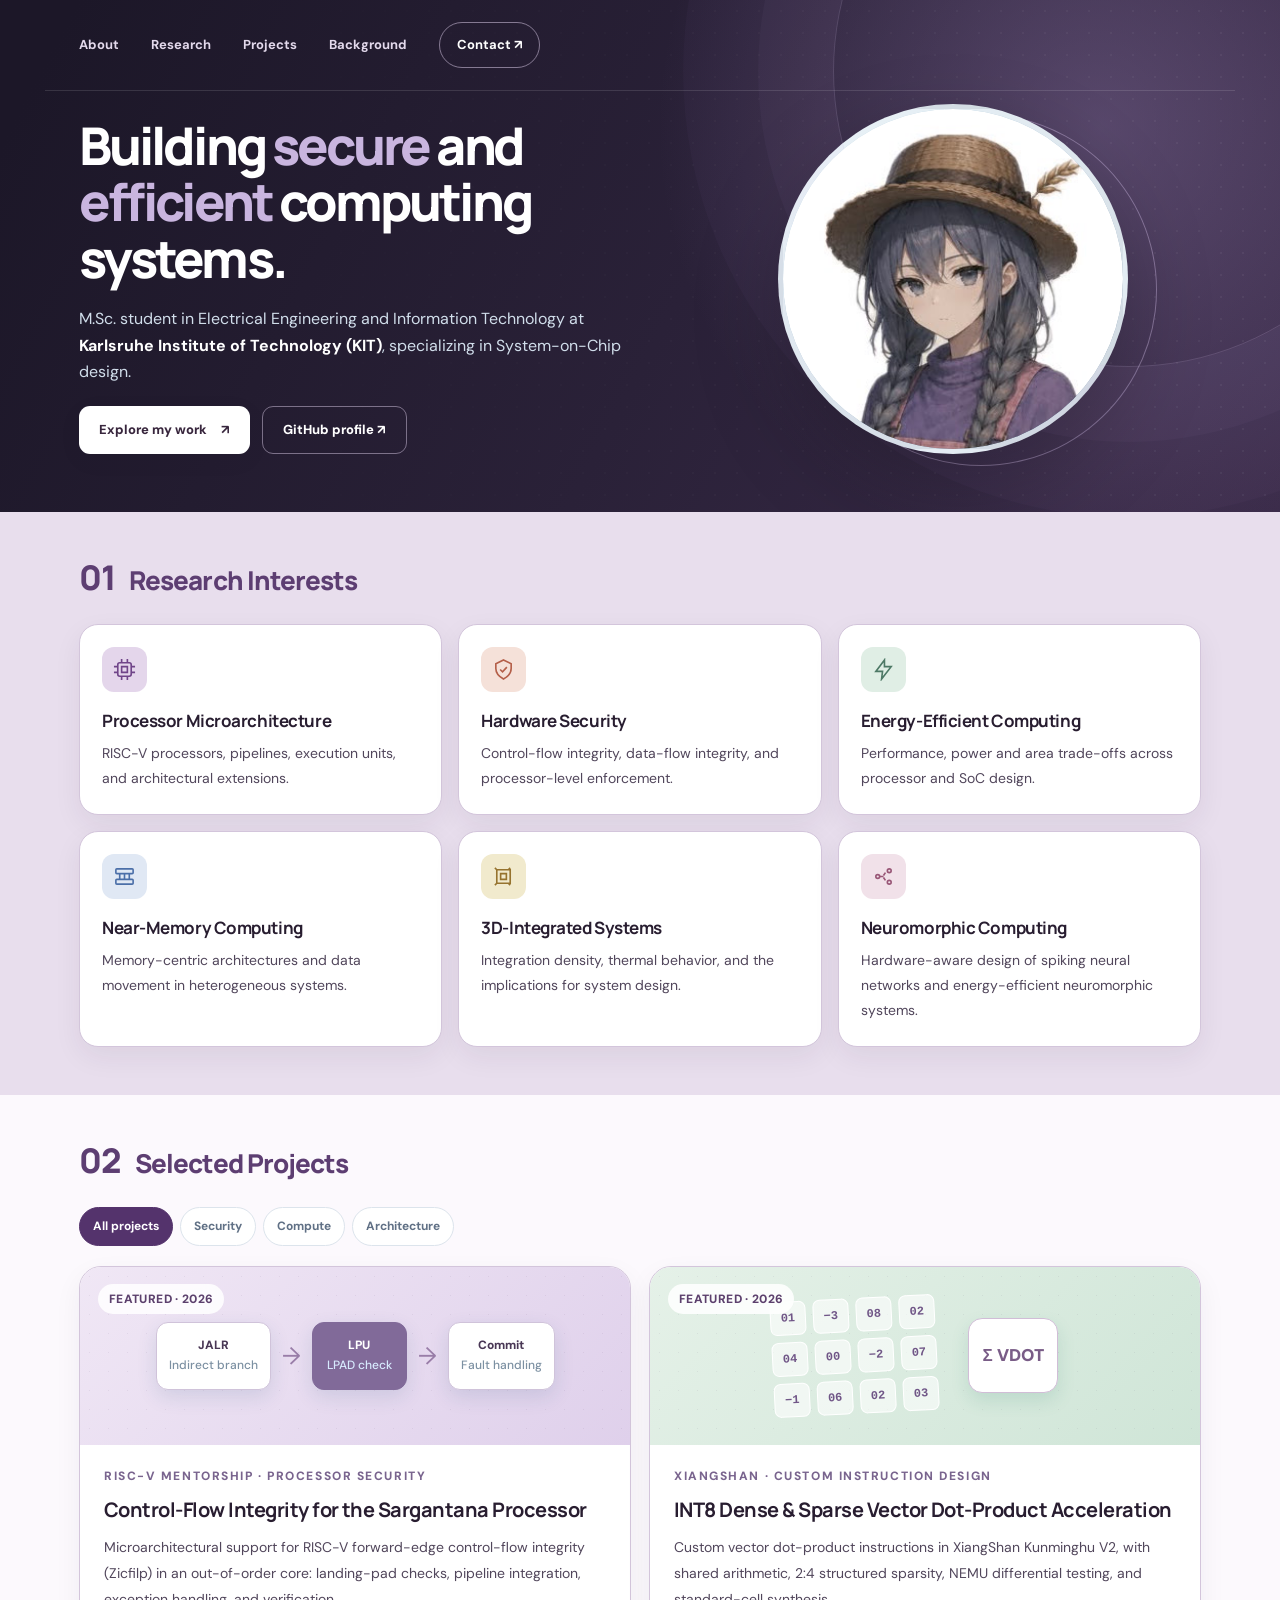
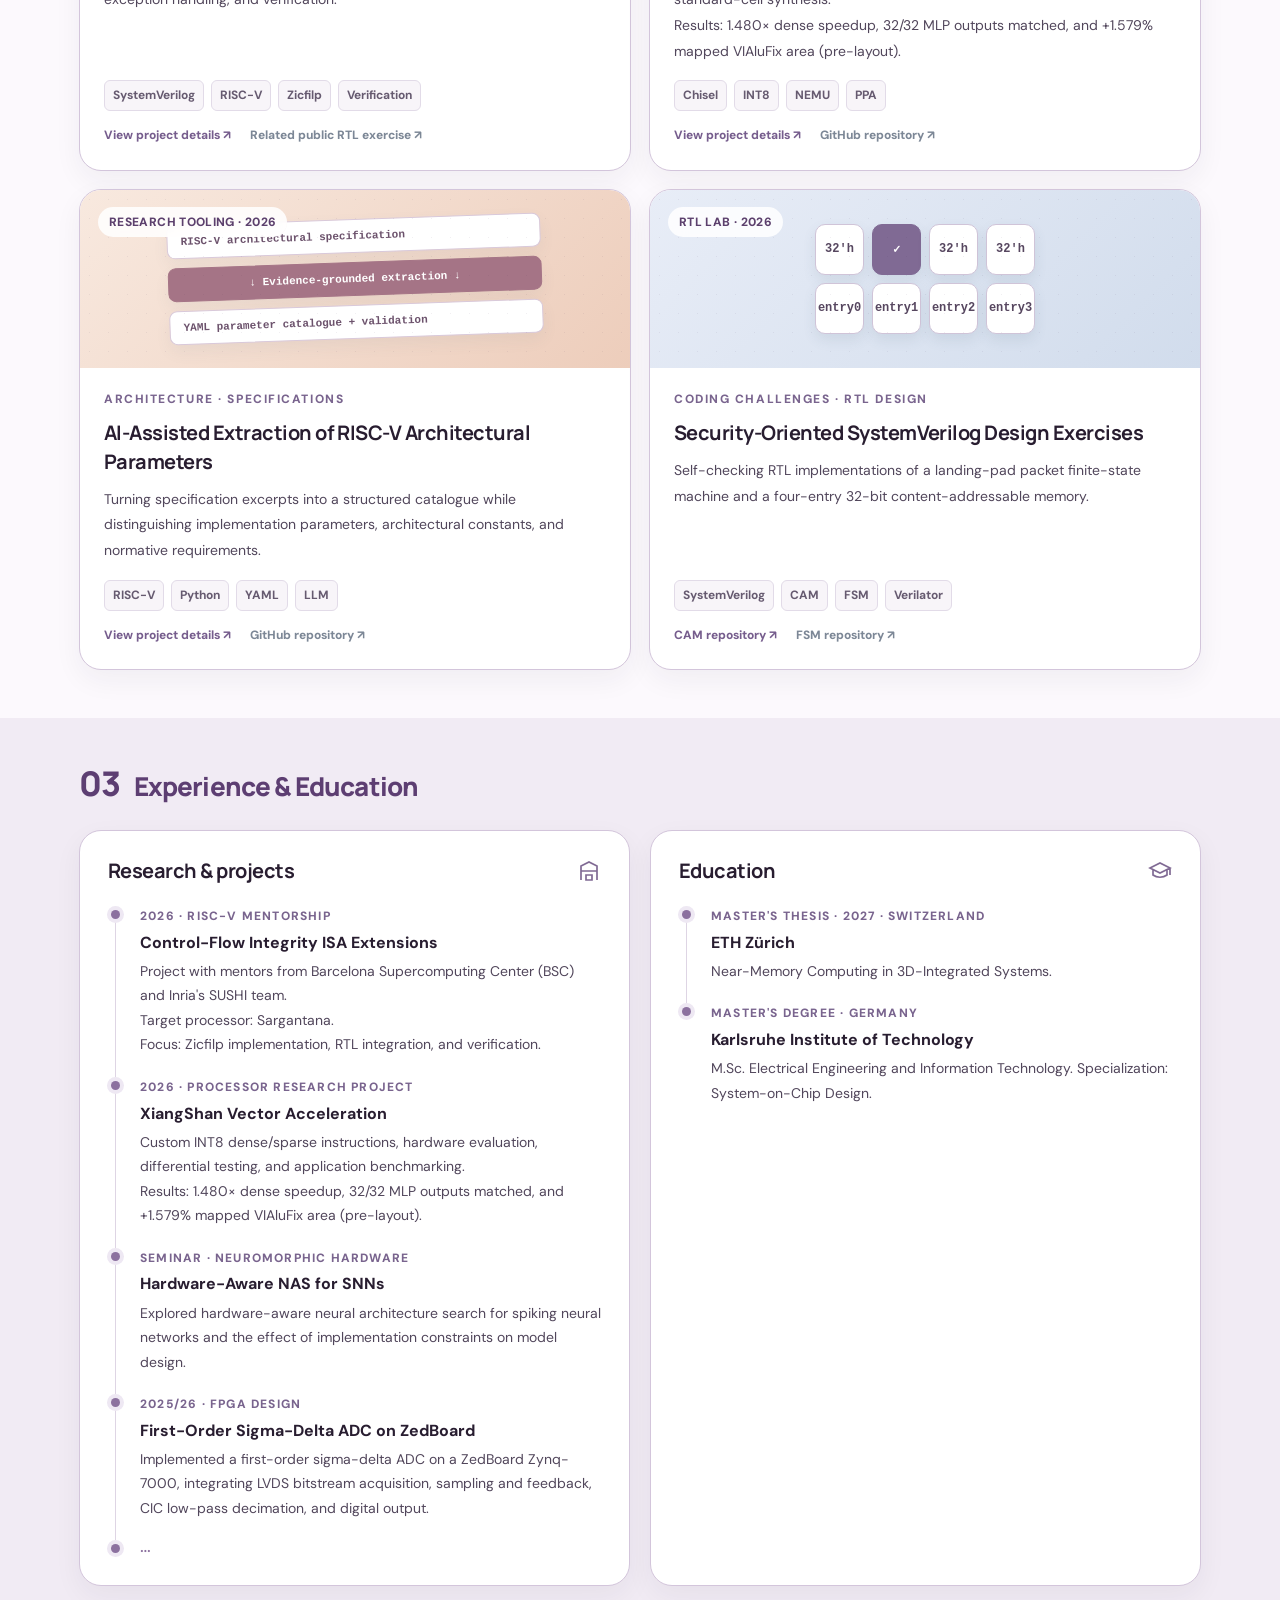
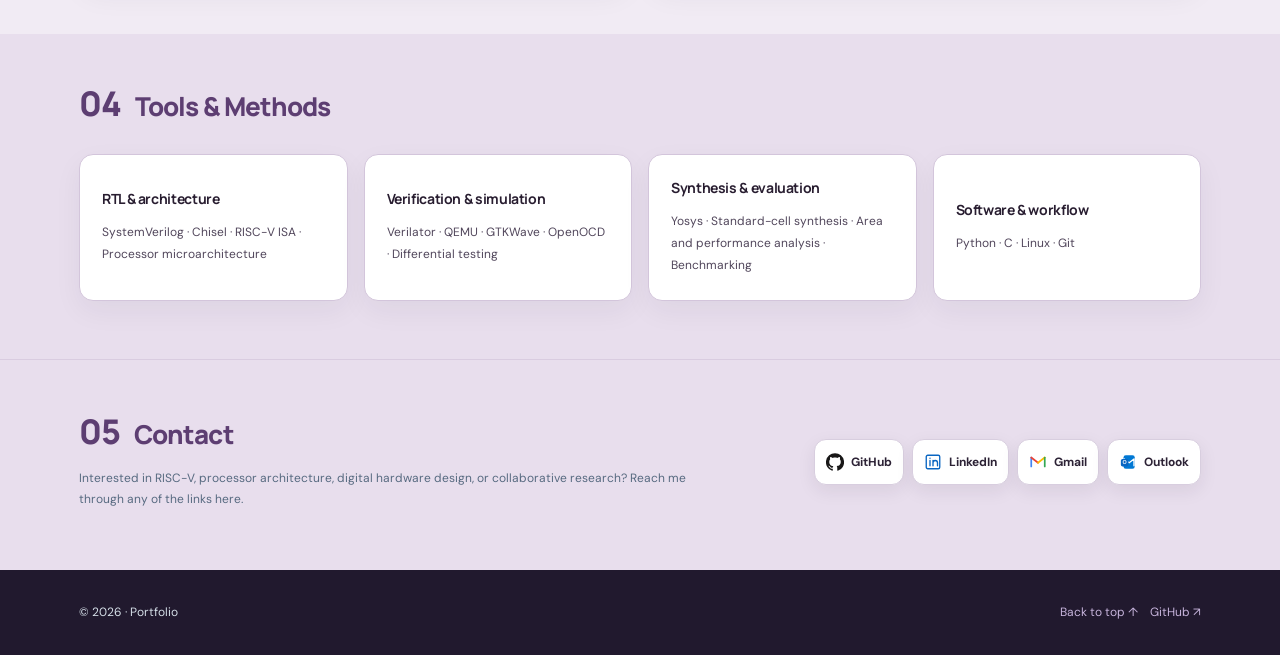
<file: index.html>
<!DOCTYPE html>
<html lang="en">
<head>
  <meta charset="utf-8">
  <meta name="viewport" content="width=device-width, initial-scale=1">
  <meta name="theme-color" content="#21192e">
  <meta name="description" content="M.Sc. Electrical Engineering and Information Technology at KIT. RISC-V processor architecture, RTL design, computer architecture, and hardware security.">
  <meta property="og:type" content="website">
  <meta property="og:title" content="Computer Architecture & Digital Hardware">
  <meta property="og:description" content="Research, hardware projects, and experience at the intersection of computer architecture and RTL design.">
  <title>Computer Architecture & Digital Hardware</title>
  <style>
    @import url('https://fonts.googleapis.com/css2?family=DM+Sans:wght@400;500;600;700&family=Manrope:wght@400;500;600;700;800&display=swap');
    :root{--navy:#102337;--navy2:#172e45;--ink:#142339;--muted:#5f6b7c;--blue:#366cc7;--blue2:#7bcbf0;--line:#e1e6eb;--cream:#f6f8fa;--white:#fff;--surface:#fff;--shadow:0 24px 64px rgba(19,42,67,.09);--radius:22px}
    *{box-sizing:border-box}html{scroll-behavior:smooth}body{margin:0;background:var(--cream);color:var(--ink);font:15px/1.72 'DM Sans',Arial,sans-serif;-webkit-font-smoothing:antialiased}a{color:inherit;text-decoration:none}button{font:inherit}a:focus-visible,button:focus-visible{outline:3px solid #71bae5;outline-offset:3px}h1,h2,h3,p{margin-top:0}h1,h2,h3{font-family:'Manrope','DM Sans',sans-serif}h1{line-height:1.09;letter-spacing:-.056em;font-weight:800}h2{letter-spacing:-.043em;line-height:1.2;font-size:clamp(29px,3.3vw,47px);font-weight:800}h3{line-height:1.35;letter-spacing:-.026em}strong{font-weight:700}.container{max-width:1190px;margin:0 auto;padding:0 34px}.skip{position:absolute;left:-999px;top:0;z-index:100}.skip:focus{left:15px;top:15px;background:#fff;color:#000;padding:12px}
    .site-head{position:absolute;z-index:30;left:0;right:0;color:#fff}.head-inner{height:91px;display:flex;align-items:center;justify-content:space-between;gap:25px;border-bottom:1px solid rgba(255,255,255,.12)}.identity{display:flex;align-items:center;gap:11px;font-family:Manrope,sans-serif;font-weight:800;font-size:17px;letter-spacing:-.03em}.identity-symbol{display:grid;place-items:center;width:35px;height:35px;border:1px solid rgba(255,255,255,.45);border-radius:11px;color:#b4d9ff;letter-spacing:-.08em}.head-nav{display:flex;align-items:center;gap:32px;font-size:13px;font-weight:700;color:#cfdeeb}.head-nav a:hover{color:white}.nav-contact{border:1px solid rgba(255,255,255,.48);border-radius:100px;padding:11px 17px;color:#fff}.nav-toggle{display:none;border:1px solid #ffffff88;background:transparent;color:#fff;border-radius:10px;padding:4px 11px;font-size:24px}
    .hero{position:relative;color:#fff;isolation:isolate;min-height:702px;overflow:hidden;background:radial-gradient(circle at 86% 28%,rgba(49,105,157,.5),transparent 36%),linear-gradient(115deg,#0b1b2e 6%,#132b42 56%,#17334f 100%)}.hero::before{content:'';position:absolute;inset:0;z-index:-1;opacity:.32;background-image:radial-gradient(rgba(255,255,255,.16) .75px,transparent .75px);background-size:22px 22px;mask-image:linear-gradient(to right,transparent 19%,black 100%)}.hero::after{content:'';position:absolute;width:590px;height:590px;border:1px solid rgba(140,195,240,.16);border-radius:50%;right:-145px;top:-225px;box-shadow:0 0 0 80px rgba(140,195,240,.027),0 0 0 162px rgba(140,195,240,.018);pointer-events:none}.hero-grid{display:grid;grid-template-columns:1.12fr .88fr;align-items:center;gap:72px;padding-top:144px;padding-bottom:95px;min-height:700px}.eyebrow{display:flex;gap:12px;align-items:center;text-transform:uppercase;font-weight:800;letter-spacing:.19em;font-size:11px;color:#acd2ef;margin-bottom:28px}.eyebrow:before{content:'';width:26px;height:1px;background:#9dd3f6}.hero h1{max-width:720px;font-size:clamp(48px,5.3vw,74px);margin-bottom:26px}.hero h1 .accent{color:#9fd2ff}.hero-intro{max-width:578px;color:#d1deeb;font-size:17px;line-height:1.83;margin-bottom:29px}.hero-intro b{color:white}.hero-tags{display:flex;flex-wrap:wrap;gap:9px;margin-bottom:35px}.hero-tags span{border:1px solid #7797b250;background:#ffffff0b;padding:5px 12px;border-radius:100px;color:#e4eef6;font-size:12px}.actions{display:flex;gap:12px;align-items:center;flex-wrap:wrap}.button{display:inline-flex;align-items:center;justify-content:center;gap:14px;min-height:48px;padding:0 20px;border-radius:11px;background:#fff;color:#172f47;font-size:13px;font-weight:800;transition:.2s ease;box-shadow:0 6px 24px #0000000c}.button:hover{transform:translateY(-2px);box-shadow:0 12px 27px #0000001e}.button.ghost{background:transparent;color:#fff;border:1px solid rgba(255,255,255,.36);box-shadow:none}.button.ghost:hover{background:rgba(255,255,255,.08)}.button.blue{background:#2867c3;color:white}.portrait-area{position:relative;padding:16px 25px 35px 8px;justify-self:center;width:min(100%,430px)}.portrait-area:before{content:'';position:absolute;border:1px solid #8fb7da5c;inset:0 4px 33px 30px;border-radius:38px;transform:rotate(7deg)}.portrait-wrap{position:relative;aspect-ratio:4/4.75;border-radius:30px;overflow:hidden;border:5px solid rgba(255,255,255,.72);box-shadow:0 34px 84px rgba(0,0,0,.26);background:linear-gradient(142deg,#b8d9e9,#8daec7 42%,#496986);display:flex;align-items:center;justify-content:center}.portrait-wrap img{display:block;position:absolute;inset:0;width:100%;height:100%;object-fit:cover;object-position:center 36%;z-index:2}.portrait-design{width:100%;height:100%;position:relative;display:flex;align-items:center;justify-content:center;overflow:hidden}.portrait-design:before{content:'';position:absolute;width:120%;height:120%;border-radius:50%;border:1px solid #ffffff70;left:26%;top:-14%;box-shadow:0 0 0 55px #ffffff12,0 0 0 113px #ffffff07}.portrait-design span{position:relative;font:800 clamp(70px,8vw,140px)/1 Manrope,sans-serif;letter-spacing:-.1em;color:#ffffffb0;text-shadow:0 5px 15px #2c496933}.portrait-note{position:absolute;z-index:4;bottom:48px;left:50%;transform:translateX(-50%);width:max-content;max-width:85%;color:#1c3850;background:#fefefeeb;backdrop-filter:blur(16px);border:1px solid #ffffff8c;border-radius:100px;padding:9px 16px;font-size:11px;font-weight:800;letter-spacing:.05em;box-shadow:0 9px 30px #2439542a}.portrait-caption{display:flex;align-items:center;gap:8px;margin-top:21px;color:#d4e3f2;font-size:12px;letter-spacing:.03em}.portrait-caption:before{content:'';display:block;width:7px;height:7px;border-radius:50%;background:#79d1b2;box-shadow:0 0 0 4px #79d1b214}
    .keyline{background:#fff;border-bottom:1px solid var(--line)}.keyline-inner{display:grid;grid-template-columns:repeat(3,1fr);gap:0}.keyfact{padding:22px 30px;border-right:1px solid var(--line)}.keyfact:first-child{padding-left:0}.keyfact:last-child{border-right:none}.keyfact .micro{color:#7d8996;font-size:10px;letter-spacing:.16em;text-transform:uppercase;font-weight:800}.keyfact p{margin:4px 0 0;font-size:13px;line-height:1.5;color:#1c3248;font-weight:700}
    .section{padding:104px 0}.section.white{background:#fff}.section.soft{background:#eff3f7}.section-title{display:flex;justify-content:space-between;align-items:end;gap:34px;margin-bottom:40px}.section-title h2{margin:10px 0 0;max-width:740px}.section-label{color:#346eae;font-size:11px;text-transform:uppercase;font-weight:800;letter-spacing:.17em}.section-sub{color:var(--muted);max-width:365px;font-size:14px;line-height:1.75;margin:0 0 7px}.about{display:grid;grid-template-columns:1.33fr .67fr;gap:35px}.about-main{padding:40px 42px;border:1px solid var(--line);background:#fff;border-radius:var(--radius);box-shadow:0 8px 26px rgba(32,57,81,.026)}.about-main p{color:#4c5c6e;font-size:16px;line-height:1.95;margin-bottom:17px}.about-main p:first-child{color:#26384d;font-weight:500}.about-main p:last-child{margin-bottom:0}.about-aside{padding:35px 32px;border-radius:var(--radius);background:#dfeaf5;color:#1d3b58;display:flex;flex-direction:column;justify-content:space-between}.about-aside .sun{font-size:32px;color:#558dbb}.about-aside h3{font-size:20px;margin-bottom:10px}.about-aside p{font-size:13px;color:#526a82;margin-bottom:0}.small-overline{font-size:10px;font-weight:800;letter-spacing:.16em;text-transform:uppercase;color:#3771a8;margin-bottom:16px}
    .interests{display:grid;grid-template-columns:repeat(3,1fr);gap:16px}.interest{background:#fff;border:1px solid #e5ebf0;border-radius:19px;padding:27px 25px 28px;min-height:242px}.interest-icon{width:45px;height:45px;border-radius:12px;background:#e9f1fa;display:grid;place-items:center;color:#2c6cbb;margin-bottom:28px}.interest-icon svg{width:23px;height:23px}.interest h3{font-size:17px;margin-bottom:8px}.interest p{color:#667486;font-size:13px;line-height:1.8;margin:0}
    .projects-header{display:flex;justify-content:space-between;align-items:end;gap:25px;margin-bottom:28px}.filters{display:flex;gap:7px;flex-wrap:wrap}.filter{border:1px solid #dce4ec;background:#fff;color:#607085;font-weight:700;font-size:12px;padding:8px 13px;border-radius:100px;cursor:pointer}.filter[aria-pressed=true]{color:white;background:#183654;border-color:#183654}.projects{display:grid;grid-template-columns:repeat(2,1fr);gap:22px}.work-card{border-radius:22px;background:#fff;border:1px solid #e3e9ef;overflow:hidden;box-shadow:0 8px 24px rgba(20,44,72,.025);display:flex;flex-direction:column;transition:transform .2s,box-shadow .2s}.work-card:hover{transform:translateY(-4px);box-shadow:var(--shadow)}.work-card[hidden]{display:none}.work-visual{height:210px;position:relative;background:#e8eef5;overflow:hidden;display:flex;align-items:center;justify-content:center}.work-visual.blue{background:linear-gradient(140deg,#e5effb,#d5e6f8)}.work-visual.mint{background:linear-gradient(135deg,#e0f0ed,#cbe8e3)}.work-visual.warm{background:linear-gradient(135deg,#f0edf8,#dfe6f6)}.work-visual.slate{background:linear-gradient(135deg,#e7ecf1,#d4dde8)}.work-visual:after{content:'';position:absolute;inset:0;background-image:radial-gradient(#314f6f1b .8px,transparent .8px);background-size:19px 19px;opacity:.6}.work-category{position:absolute;z-index:3;top:17px;left:18px;background:#ffffffd9;color:#3b5771;backdrop-filter:blur(9px);padding:5px 11px;border-radius:100px;font-weight:800;font-size:10px;letter-spacing:.03em}.diagram{position:relative;z-index:2;display:flex;align-items:center;justify-content:center;gap:11px;color:#244665}.diagram-node{min-width:95px;background:#fff;border-radius:12px;border:1px solid #c7daeb;padding:15px 12px;text-align:center;box-shadow:0 7px 19px #214e7920;font-weight:800;font-size:12px;line-height:1.3}.diagram-node small{display:block;color:#7c90a2;font-size:10px;font-weight:500;margin-top:5px}.diagram-node.hot{background:#2b6dbc;color:#fff;border-color:#2b6dbc}.diagram-node.hot small{color:#d7eafe}.diagram-arrow{font-size:24px;color:#6587a4}.matrix{display:grid;grid-template-columns:repeat(4,36px);gap:7px;transform:rotate(-3deg)}.matrix span{font:700 12px monospace;color:#427267;padding:9px 0;text-align:center;background:#fff9;border:1px solid #fff;border-radius:7px}.compute{margin:0 20px;padding:22px 13px;border:1px solid #a0d5c3;background:#fff;border-radius:14px;font-weight:900;font-size:17px;color:#257160;box-shadow:0 8px 18px #1b7b6522}.spec-art{display:grid;gap:9px;width:68%;min-width:245px;transform:rotate(-2deg)}.spec-row{background:#fff;border:1px solid #c9d2e7;padding:10px 13px;border-radius:8px;font:700 11px monospace;color:#4b6085;box-shadow:0 7px 16px #51647d11}.spec-row.mid{background:#4f70ac;color:#fff;border-color:#4f70ac;text-align:center}.cam-grid{display:grid;grid-template-columns:repeat(4,49px);gap:8px}.cam-grid div{border-radius:10px;background:#fff;border:1px solid #b8c9db;height:51px;display:grid;place-items:center;color:#426180;font:700 12px monospace;box-shadow:0 6px 13px #45637a1c}.cam-grid div:nth-child(2){background:#2e628d;border-color:#2e628d;color:white}.work-body{padding:26px 28px 30px;flex:1;display:flex;flex-direction:column}.work-meta{color:#57749c;text-transform:uppercase;font-size:10px;letter-spacing:.13em;font-weight:800;margin-bottom:10px}.work-body h3{font-size:20px;line-height:1.43;margin:0 0 10px}.work-body>p{font-size:13px;line-height:1.85;color:#607085;margin:0 0 22px}.work-details{margin-top:auto}.pill-row{display:flex;gap:7px;flex-wrap:wrap;margin-bottom:18px}.pill{font-weight:700;font-size:10px;border:1px solid #e0e8ef;border-radius:6px;padding:4px 8px;color:#657588;background:#f8fafc}.work-links{display:flex;align-items:center;gap:19px;flex-wrap:wrap}.work-links a{color:#225f9e;font-weight:800;font-size:12px}.work-links a:hover{text-decoration:underline}.work-links .text-secondary{color:#7c8796}.work-note{font-size:12px;color:#637487;line-height:1.8;margin-top:22px}
    .metric-strip{background:#14314c;color:#fff}.metric-inner{display:grid;grid-template-columns:repeat(3,1fr);gap:0}.metric{padding:34px 31px;border-right:1px solid #ffffff29}.metric:first-child{padding-left:0}.metric:last-child{border:none}.metric b{font:800 33px/1.2 Manrope,sans-serif;letter-spacing:-.06em;color:#a3d6ff}.metric p{color:#c5d6e8;margin:8px 0 0;font-size:12px;line-height:1.7;max-width:260px}
    .journey{display:grid;grid-template-columns:1fr 1fr;gap:30px}.journey-panel{background:white;border:1px solid var(--line);border-radius:22px;padding:33px 34px}.panel-title{display:flex;justify-content:space-between;align-items:center;gap:15px;margin-bottom:29px}.panel-title h3{font-size:20px;margin:0}.panel-title svg{color:#4476aa;width:24px;height:24px}.journey-item{position:relative;padding:0 0 27px 24px;border-left:1px solid #d6e1ec;margin-left:7px}.journey-item:before{content:'';position:absolute;left:-5px;top:4px;width:9px;height:9px;border-radius:50%;background:#477db9;box-shadow:0 0 0 4px #e7f1fa}.journey-item:last-child{padding-bottom:0;border-left-color:transparent}.journey-item .date{color:#5984ae;font-size:10px;text-transform:uppercase;font-weight:800;letter-spacing:.1em;margin-bottom:4px}.journey-item h4{font-size:15px;line-height:1.45;margin:0 0 5px}.journey-item p{font-size:12px;color:#6f7e8e;line-height:1.75;margin:0}.skills{display:grid;grid-template-columns:repeat(4,1fr);gap:12px}.skill-group{border:1px solid var(--line);padding:21px 22px;background:white;border-radius:14px}.skill-group h3{font-size:14px;margin:0 0 12px}.skill-group p{font-size:12px;line-height:1.9;color:#637588;margin:0}
    .contact{background:#e1ecf7;padding:78px 0}.contact-inner{display:flex;justify-content:space-between;align-items:center;gap:50px}.contact h2{max-width:710px;margin:10px 0 14px}.contact p{max-width:625px;font-size:14px;color:#576a80;line-height:1.8;margin-bottom:0}.contact .button{flex-shrink:0}.footer{background:#102438;color:#d5dfe8;padding:25px 0}.footer-inner{display:flex;justify-content:space-between;align-items:center;gap:20px;font-size:11px}.footer a{color:#9cc7f0}.footer a:hover{text-decoration:underline}
    .project-modal{position:fixed;z-index:60;inset:0;background:#0a1c2d99;display:none;justify-content:center;align-items:center;padding:22px;backdrop-filter:blur(5px)}.project-modal.open{display:flex}.modal-content{position:relative;width:min(100%,720px);background:#fff;border-radius:22px;box-shadow:0 25px 100px #0003;padding:42px;max-height:88vh;overflow:auto}.modal-close{position:absolute;right:18px;top:18px;border:1px solid #d9e3ed;background:#f6f9fc;color:#203a52;width:35px;height:35px;border-radius:50%;cursor:pointer;font-size:21px}.modal-content .label{font-size:11px;font-weight:800;color:#3a72b1;letter-spacing:.16em;text-transform:uppercase}.modal-content h2{font-size:31px;margin:14px 0}.modal-content p,.modal-content li{color:#526779;font-size:14px;line-height:1.9}.modal-content ul{padding-left:21px}.modal-content .button{margin-top:10px}
    @media(max-width:1050px){.hero-grid{gap:30px}.hero h1{font-size:clamp(42px,5.2vw,65px)}.portrait-area{padding-right:10px}.keyfact{padding:20px 20px}.work-body{padding:25px 23px}.diagram{transform:scale(.83)}}
    @media(max-width:780px){.container{padding:0 22px}.head-inner{height:76px}.head-nav{display:none;position:absolute;top:75px;left:0;right:0;padding:24px;background:#102337;align-items:flex-start;flex-direction:column;gap:19px;box-shadow:0 15px 30px #0003}.head-nav.show{display:flex}.nav-toggle{display:block}.hero-grid{grid-template-columns:1fr;gap:38px;padding-top:125px;padding-bottom:60px}.hero{min-height:0}.hero h1{font-size:clamp(43px,8vw,64px)}.hero-intro{font-size:15px}.portrait-area{max-width:420px;margin:auto;width:85%;padding-right:28px}.portrait-wrap{aspect-ratio:4/3.8}.keyline-inner{grid-template-columns:1fr}.keyfact,.keyfact:first-child{padding:15px 2px;border-right:none;border-bottom:1px solid var(--line)}.keyfact:last-child{border:none}.section{padding:70px 0}.section-title,.projects-header{align-items:start;flex-direction:column}.about{grid-template-columns:1fr}.interests{grid-template-columns:repeat(2,1fr)}.journey{grid-template-columns:1fr}.skills{grid-template-columns:1fr 1fr}.contact-inner{align-items:start;flex-direction:column;gap:23px}.metric-inner{grid-template-columns:1fr}.metric,.metric:first-child{padding:25px 0;border-right:none;border-bottom:1px solid #ffffff20}.metric:last-child{border:0}}
    @media(max-width:570px){.container{padding:0 19px}.hero h1{font-size:43px}.hero-tags span{font-size:11px}.portrait-area{width:100%;max-width:350px;padding:5px 25px 26px 0}.portrait-wrap{aspect-ratio:4/4.3}.portrait-caption{font-size:11px}.section-title h2{font-size:31px}.about-main{padding:26px 23px}.about-main p{font-size:14px}.interests,.projects,.skills{grid-template-columns:1fr}.interest{min-height:auto}.work-visual{height:193px}.work-body h3{font-size:19px}.diagram{gap:7px;transform:scale(.82)}.diagram-node{min-width:80px}.journey-panel{padding:27px 25px}.contact{padding:58px 0}.footer-inner{align-items:flex-start;flex-direction:column}.modal-content{padding:32px 22px}.modal-content h2{font-size:25px}}
    @media(prefers-reduced-motion:reduce){*{scroll-behavior:auto!important;transition:none!important}}
  
    /* Balanced type scale: clearer headings, readable labels and body copy. */
    h2{font-size:clamp(28px,3vw,42px)}
    .hero h1{font-size:clamp(44px,5vw,68px)}
    .hero-intro{font-size:16px}
    .eyebrow,.keyfact .micro,.section-label,.work-category,.work-meta,.pill,.journey-item .date,.modal-content .label,.footer-inner{font-size:11px}
    .small-overline,.diagram-node small{font-size:11px}
    .interest p,.work-body>p,.journey-item p{font-size:14px}
    .journey-item h4{font-size:16px}
    /* Final hero and label scale adjustment. */
    .hero h1{font-size:clamp(40px,4.5vw,58px)}
    .eyebrow,.keyfact .micro,.section-label,.work-category,.work-meta,.pill,.journey-item .date,.modal-content .label,.footer-inner,.small-overline,.diagram-node small{font-size:12px}
    .portrait-note{font-size:12px}
    .portrait-caption{font-size:13px}
    @media(max-width:780px){.hero h1{font-size:clamp(39px,8vw,52px)}}
    @media(max-width:570px){.hero h1{font-size:40px}.portrait-caption{font-size:12px}}


    /* Sage, graphite and soft white palette */
    :root{--navy:#202c26;--navy2:#2d3c33;--ink:#202b25;--muted:#68736b;--blue:#64866a;--blue2:#b8d0aa;--line:#dfe5dd;--cream:#f5f7f2;--white:#fff;--surface:#fff;--shadow:0 24px 64px rgba(30,47,36,.10)}
    body{background:#f5f7f2;color:#202b25}
    .hero{background:radial-gradient(circle at 86% 28%,rgba(100,134,106,.38),transparent 36%),linear-gradient(115deg,#1b2822 6%,#25362c 56%,#304337 100%)}
    .hero::after{border-color:rgba(184,208,170,.20);box-shadow:0 0 0 80px rgba(184,208,170,.035),0 0 0 162px rgba(184,208,170,.022)}
    .eyebrow{color:#c3d7b9}.eyebrow:before{background:#a8c49b}.hero h1 .accent{color:#b9d1a9}
    .hero-tags span{border-color:rgba(184,208,170,.28);background:rgba(255,255,255,.055)}
    .button{color:#24372b}.button.blue,.modal-content .button.blue{background:#66866b;color:#fff}.button.blue:hover{background:#55775b}.button.ghost{border-color:rgba(224,237,220,.45)}
    .portrait-area:before{border-color:rgba(184,208,170,.42)}.portrait-caption{color:#d8e4d4}.portrait-caption:before{background:#a4c695;box-shadow:0 0 0 4px rgba(164,198,149,.15)}
    .section-label,.small-overline{color:#5f8064}.section.soft{background:#f0f3ed}
    .interest{border-color:#e0e6df}.interest-icon{background:#e7efe5;color:#5d8061}.work-card{border-color:#e0e6df}
    .work-visual.blue{background:linear-gradient(140deg,#edf3e9,#dfeade)}.work-visual.mint{background:linear-gradient(135deg,#e8f1eb,#d9e9dc)}.work-visual.warm{background:linear-gradient(135deg,#f4eee7,#ebded0)}.work-visual.slate{background:linear-gradient(135deg,#ecefeb,#dfe5dd)}
    .work-category{color:#405c45}.diagram-node{border-color:#cbd9c7;color:#385441}.diagram-node.hot{background:#66866b;border-color:#66866b}.diagram-arrow{color:#7b9a78}
    .matrix span{color:#4d7355}.compute{border-color:#b9d1b7;color:#4c7455}.spec-row{border-color:#d7d8c8;color:#6c6951}.spec-row.mid{background:#82936c;border-color:#82936c}
    .cam-grid div{border-color:#cbd7cb;color:#526a54}.cam-grid div:nth-child(2){background:#66866b;border-color:#66866b}
    .work-meta,.journey-item .date{color:#5f8064}.work-links a{color:#527859}.pill{border-color:#e1e7df;color:#5d6b5f;background:#f6f8f4}
    .journey-item:before{background:#6d9270;box-shadow:0 0 0 4px #e8f0e6}.journey-item{border-left-color:#d9e3d7}.panel-title svg{color:#66866b}
    .metric-strip{background:#26372e}.metric b{color:#bdd5ad}.contact{background:#e7eee4}.contact .section-label{color:#5a795f}
    .footer{background:#1b2822}.footer a{color:#b9d1aa}.modal-content .label{color:#5f8064}.modal-close{color:#334b37}
    .section{padding:78px 0}.section-title{margin-bottom:30px}.hero{min-height:620px}.hero-grid{min-height:620px;padding-top:122px;padding-bottom:55px;gap:54px}.hero h1{font-size:clamp(40px,4.35vw,56px)}.projects-header{margin-bottom:24px}
    @media(max-width:780px){.section{padding:66px 0}.hero{min-height:0}.hero-grid{min-height:0;padding-top:116px;padding-bottom:52px;gap:34px}.hero h1{font-size:clamp(39px,8vw,52px)}}
    @media(max-width:570px){.section{padding:58px 0}.hero-grid{padding-top:108px;padding-bottom:45px}.hero h1{font-size:40px}}

  
    /* Deep plum, smoky lavender and warm apricot palette inspired by the desktop wallpaper */
    :root{--navy:#21192e;--navy2:#372a45;--ink:#2b2335;--muted:#71677b;--blue:#76628e;--blue2:#c8b6dc;--line:#ded6e4;--cream:#f4f1f6;--white:#fff;--surface:#fff;--shadow:0 18px 44px rgba(43,29,59,.10)}
    body{background:#f4f1f6;color:#2b2335}
    a:focus-visible,button:focus-visible{outline-color:#c28a72}
    .identity-symbol{color:#d6c5e7}
    .head-nav{color:#e3d9ec}.nav-contact{border-color:rgba(222,208,236,.52)}
    .hero{background:radial-gradient(circle at 86% 25%,rgba(142,119,168,.42),transparent 38%),linear-gradient(118deg,#1c1728 5%,#2a2138 54%,#3a2b49 100%)}
    .hero::after{border-color:rgba(198,178,220,.20);box-shadow:0 0 0 75px rgba(198,178,220,.035),0 0 0 150px rgba(198,178,220,.022)}
    .eyebrow{color:#d0c0e2}.eyebrow:before{background:#b5a1cb}.hero h1 .accent{color:#c9b5df}
    .hero-tags span{border-color:rgba(207,190,226,.29);background:rgba(255,255,255,.06);color:#eee7f4}
    .button{color:#38263d}.button.blue,.modal-content .button.blue{background:#bd765d;color:#fff}.button.blue:hover{background:#a9614a}.button.ghost{border-color:rgba(220,205,232,.48)}
    .portrait-area:before{border-color:rgba(199,177,220,.48)}.portrait-caption{color:#ddd2e8}.portrait-caption:before{background:#cf8c70;box-shadow:0 0 0 4px rgba(207,140,112,.16)}
    .section.soft{background:#eee9f2}.section-label,.small-overline{color:#79648e}
    .interest{border-color:#e0d9e6}.interest-icon{background:#eee8f3;color:#75608b}
    .work-card{border-color:#e0d9e6}.work-visual.blue{background:linear-gradient(140deg,#eee8f3,#ddd3e8)}.work-visual.mint{background:linear-gradient(135deg,#f1e9ed,#e5d6df)}.work-visual.warm{background:linear-gradient(135deg,#f5e9e2,#ecd5c8)}.work-visual.slate{background:linear-gradient(135deg,#ebe8ef,#dcd5e3)}
    .work-visual:after{background-image:radial-gradient(rgba(73,51,88,.13) .8px,transparent .8px)}
    .work-category{color:#554361}.diagram{color:#51405f}.diagram-node{border-color:#d0c3da;color:#493755}.diagram-node.hot{background:#816a99;border-color:#816a99}.diagram-arrow{color:#997da8}
    .matrix span{color:#705687}.compute{border-color:#d1bdd7;color:#795c87}.spec-row{border-color:#d9c9da;color:#6c526c}.spec-row.mid{background:#a57486;border-color:#a57486}
    .cam-grid div{border-color:#d0c4d8;color:#574760}.cam-grid div:nth-child(2){background:#806a94;border-color:#806a94}
    .work-meta,.journey-item .date{color:#79648e}.work-links a{color:#765d8d}.work-note a{color:#a7604a!important}.pill{border-color:#e2dbe8;color:#665a70;background:#f8f5f9}
    .journey-panel,.skill-group{border-color:#e1d9e7}.panel-title svg{color:#806a94}.journey-item{border-left-color:#ded5e4}.journey-item:before{background:#8c719f;box-shadow:0 0 0 4px #eee8f3}
    .metric-strip{background:#30243c}.metric b{color:#d0bde3}.contact{background:#ebe3ee}.contact .section-label{color:#805f8e}.footer{background:#21192e}.footer a{color:#c7b4dc}.modal-content .label{color:#79648e}.modal-close{color:#4b3c55}
    /* Tighter desktop rhythm: keep the hero and content blocks compact */
    .section{padding:54px 0}.section-title{gap:24px;margin-bottom:22px}.section-title h2{font-size:clamp(28px,2.9vw,40px)}
    .hero{min-height:0}.hero-grid{min-height:0;padding-top:94px;padding-bottom:34px;gap:38px}.hero h1{font-size:clamp(38px,4.1vw,52px);margin-bottom:18px}.eyebrow{margin-bottom:18px}.hero-intro{line-height:1.68;margin-bottom:20px}.hero-tags{margin-bottom:22px}
    .portrait-area{width:min(100%,385px);padding:10px 20px 24px 8px}.portrait-wrap{aspect-ratio:4/4.35}.portrait-caption{margin-top:15px}
    .interest{min-height:205px;padding:22px 22px 23px}.interest-icon{margin-bottom:18px}.projects{gap:18px}.projects-header{margin-bottom:20px}.work-visual{height:178px}.work-body{padding:21px 24px 24px}.work-body>p{margin-bottom:16px}.pill-row{margin-bottom:14px}.work-note{margin-top:16px}
    .journey{gap:20px}.journey-panel{padding:26px 28px}.panel-title{margin-bottom:22px}.journey-item{padding-bottom:20px}.skills{gap:10px}.skill-group{padding:17px 18px}.contact{padding:48px 0}
    @media(max-width:1050px){.hero-grid{gap:26px}.hero h1{font-size:clamp(38px,4.6vw,50px)}.portrait-area{width:min(100%,360px)}}
    @media(max-width:780px){.section{padding:44px 0}.section-title{margin-bottom:19px;gap:12px}.hero{min-height:0}.hero-grid{min-height:0;padding-top:104px;padding-bottom:38px;gap:27px}.hero h1{font-size:clamp(38px,7.5vw,50px)}.portrait-area{width:min(100%,360px);padding:4px 18px 20px 0}.portrait-wrap{aspect-ratio:4/3.8}.interests{gap:12px}.interest{min-height:185px}.journey{gap:15px}.journey-panel{padding:23px 22px}}
    @media(max-width:570px){.section{padding:38px 0}.hero-grid{padding-top:98px;padding-bottom:32px}.hero h1{font-size:38px}.hero-tags{margin-bottom:19px}.interest{min-height:0;padding:20px}.work-visual{height:165px}.contact{padding:40px 0}}

  
    /* Circular avatar crop inspired by GitHub profile avatars */
    .portrait-area:before{inset:10px 10px auto auto;width:min(calc(100% - 20px),350px);aspect-ratio:1;border-radius:50%;transform:translate(12px,10px) rotate(7deg)}
    .portrait-wrap{width:min(100%,350px);aspect-ratio:1/1;border-radius:50%}
    .portrait-wrap img{object-position:center 0%}
    @media(max-width:780px){.portrait-area:before{width:min(calc(100% - 18px),320px)}.portrait-wrap{width:min(100%,320px);aspect-ratio:1/1}}
    @media(max-width:570px){.portrait-area:before{width:min(calc(100% - 30px),300px)}.portrait-wrap{width:min(100%,300px);aspect-ratio:1/1}}


    .contact-links{display:flex;align-items:center;justify-content:flex-end;gap:10px;flex-wrap:wrap}
    .social-link{display:inline-flex;align-items:center;justify-content:center;gap:9px;min-height:46px;padding:0 15px;border:1px solid #d8cedf;border-radius:12px;background:#fff;color:#2c2235;font-size:13px;font-weight:700;box-shadow:0 6px 18px rgba(40,25,55,.08);transition:transform .18s ease,box-shadow .18s ease}
    .social-link:hover{transform:translateY(-2px);box-shadow:0 10px 24px rgba(40,25,55,.14)}
    .social-link svg{width:18px;height:18px;fill:none;stroke:currentColor;stroke-width:1.8;stroke-linecap:round;stroke-linejoin:round}
    @media(max-width:780px){.contact-links{justify-content:flex-start}}
  
    /* Give the toolkit, contact section and footer a calmer closing rhythm. */
    #toolkit.section{padding:76px 0 88px}
    #toolkit .section-title{margin-bottom:32px}
    #toolkit .skills{gap:16px}
    #toolkit .skill-group{min-height:122px;padding:24px 22px;display:flex;flex-direction:column;justify-content:center}
    #toolkit .skill-group p{line-height:1.85}
    .contact{padding:76px 0 82px;border-top:1px solid rgba(128,95,142,.14)}
    .contact-inner{gap:54px}
    .footer{padding:32px 0}
    .footer-inner{font-size:12px}
    .contact-links{display:flex;align-items:center;justify-content:flex-end;gap:8px;flex-wrap:nowrap;min-width:0;flex-shrink:0}
    .social-link{width:auto;min-height:46px;padding:0 11px;gap:7px;font-size:12px;white-space:nowrap}
    .journey-more{padding-bottom:0;border-left-color:transparent;min-height:18px}
    .timeline-ellipsis{display:block;color:#8c719f;font-size:19px;line-height:1;letter-spacing:.18em;transform:translateY(-4px)}
    .section-number{font-size:16px;letter-spacing:.12em}
    .section-label-name{font-size:10px;letter-spacing:.15em}
    .section-title h2{font-size:clamp(27px,2.5vw,35px)}
    @media(max-width:780px){.contact-links{width:min(100%,420px);min-width:0;flex-wrap:wrap;justify-content:flex-start}}
  
    /* Make section numbers lead while keeping their descriptors quiet. */
    .section-label{display:inline-flex;align-items:baseline;gap:7px}
    .section-number{font-size:21px;line-height:1;font-weight:800;letter-spacing:.02em}
    .section-label-name{font-size:9px;letter-spacing:.13em}

    .section-number{font-size:24px}

    /* Brand colors for the first two contact icons. */
    .contact-links .social-link:nth-child(1) svg{color:#181717}
    .contact-links .social-link:nth-child(2) svg{color:#0a66c2}
    .section-number{font-size:34px !important;line-height:1;font-weight:800;letter-spacing:.01em}
    .section-label-name{font-size:18px !important;letter-spacing:.08em !important;font-weight:800}
    .section-sub{font-size:12px !important;line-height:1.7}
    .contact-inner > div:first-child p{font-size:12px;line-height:1.75}
    @media(max-width:570px){.section-number{font-size:29px !important}.section-label-name{font-size:15px !important}}
    

    /* Stronger contrast and tighter section rhythm */
    :root{--ink:#281d30;--muted:#51465b;--line:#d8cadd}
    body{background:#f4eff6;color:#281d30}
    .section-label{color:#69427f}
    #research.section,#toolkit.section{background:#e8deed}
    #projects.section{background:#fcf9fd}
    #background.section{background:#f1ebf4}
    #research.section,#projects.section,#background.section{padding:48px 0}
    #toolkit.section{padding:52px 0 58px}
    .contact{background:#e8deed;padding:54px 0 60px}
    .section-title{margin-bottom:30px}
    .interest{min-height:190px;border-color:#d3c5db;box-shadow:0 10px 28px rgba(45,28,57,.065)}
    .interest-icon{background:#e4d6eb;color:#704589}
    .work-card,.skill-group,.about-main,.journey-panel{border-color:#d3c5db;box-shadow:0 10px 28px rgba(45,28,57,.055)}
    .interest p,.work-card p,.journey-item p,.skill-group p,.section-sub,.about-main p{color:#51465b}
    .work-category{color:#5c406d}
    @media(max-width:780px){#research.section,#projects.section,#background.section{padding:42px 0}.contact{padding:46px 0 50px}}
  

    /* A small, coordinated set of accents keeps the plum base lively. */
    #projects .section-label{color:#b3654f}
    #background .section-label{color:#4c7c70}
    #toolkit .section-label{color:#765290}
    #contact .section-label{color:#b3654f}
    #research .interest:nth-child(1) .interest-icon{color:#704589;background:#e4d6eb}
    #research .interest:nth-child(2) .interest-icon{color:#b45f49;background:#f5e1d9}
    #research .interest:nth-child(3) .interest-icon{color:#4e7966;background:#e0eee5}
    #research .interest:nth-child(4) .interest-icon{color:#4b6fa8;background:#e0e8f4}
    #research .interest:nth-child(5) .interest-icon{color:#96732e;background:#f1eacd}
    #research .interest:nth-child(6) .interest-icon{color:#995777;background:#f1e1e9}
    #projects .filter[aria-pressed=true]{background:#54336c;border-color:#54336c}
    #projects .filter:hover{border-color:#b3654f;color:#8e4f3c}
    .work-visual.blue{background:linear-gradient(135deg,#f0e7f5,#dfd0eb)!important}
    .work-visual.mint{background:linear-gradient(135deg,#e5f1e8,#cfe5d7)!important}
    .work-visual.warm{background:linear-gradient(135deg,#f8e9df,#edcdbb)!important}
    .work-visual.slate{background:linear-gradient(135deg,#e8edf7,#d1dcec)!important}
    #toolkit .skill-group{border-top:3px solid #765290}
    #toolkit .skill-group:nth-child(2){border-top-color:#b3654f}
    #toolkit .skill-group:nth-child(3){border-top-color:#4c7c70}
    #toolkit .skill-group:nth-child(4){border-top-color:#4b6fa8}
  
    /* Keep toolkit cards neutral; color accents stay in project visuals and icons. */
    #toolkit .skill-group,#toolkit .skill-group:nth-child(2),#toolkit .skill-group:nth-child(3),#toolkit .skill-group:nth-child(4){border-top:1px solid #d3c5db}
  

    /* Use one direct, unified heading style for all five sections. */
    .section-label{display:flex;align-items:baseline;gap:14px;margin:0;color:#5d3e72 !important;text-transform:none;letter-spacing:0;font-size:inherit}
    .section-title h2.section-label{margin:0 !important;max-width:none}
    .contact-inner h2.section-label{margin:0 0 18px}
    .section-number{font-size:34px !important;line-height:1;font-weight:800;letter-spacing:-.03em}
    .section-label-name{font-size:26px !important;line-height:1.18;font-weight:800;letter-spacing:-.035em !important;text-transform:none}
    .section-title{margin-bottom:28px}
    @media(max-width:780px){.section-number{font-size:30px !important}.section-label-name{font-size:23px !important}}
    @media(max-width:570px){.section-number{font-size:27px !important}.section-label-name{font-size:20px !important}}
  </style>
</head>
<body>
  <a class="skip" href="#main">Skip to content</a>
  <header class="site-head">
    <div class="container head-inner">
      
      <button class="nav-toggle" id="navToggle" type="button" aria-label="Open navigation" aria-controls="headNav" aria-expanded="false">☰</button>
      <nav class="head-nav" id="headNav" aria-label="Primary navigation">
        <a href="#about">About</a><a href="#research">Research</a><a href="#projects">Projects</a><a href="#background">Background</a><a class="nav-contact" href="#contact">Contact ↗</a>
      </nav>
    </div>
  </header>
  <main id="main">
    <section class="hero" id="about">
      <div class="container hero-grid">
        <div>
          
          <h1>Building <span class="accent">secure</span> and <span class="accent">efficient</span> computing systems.</h1>
          
          <p class="hero-intro">M.Sc. student in Electrical Engineering and Information Technology at <b>Karlsruhe Institute of Technology (KIT)</b>, specializing in System-on-Chip design.</p>
          
          <div class="actions"><a class="button" href="#projects">Explore my work <span aria-hidden="true">↗</span></a><a class="button ghost" href="https://github.com/Jade0x13157A6" target="_blank" rel="noopener noreferrer">GitHub profile ↗</a></div>
        </div>
        <div class="portrait-area">
          <div class="portrait-wrap">
            <div class="portrait-design" aria-hidden="true"><span>RL</span></div>
            <img src="profile.jpg" alt="Profile portrait" id="portrait" style="display:none" onload="this.style.display='block';document.getElementById('photoNote').hidden=true" onerror="this.remove()">
            <div class="portrait-note" id="photoNote">PERSONAL PHOTO · ADD PROFILE.JPG</div>
          </div>
        </div>
      </div>
    </section>
    <section class="section soft" id="research"><div class="container">
      <div class="section-title"><div><h2 class="section-label"><span class="section-number">01</span><span class="section-label-name">Research Interests</span></h2></div></div>
      <div class="interests">
        <article class="interest"><div class="interest-icon"><svg viewBox="0 0 24 24" fill="none" stroke="currentColor" stroke-width="1.7"><rect x="5" y="5" width="14" height="14" rx="2"/><path d="M9 1v4m6-4v4M9 19v4m6-4v4M1 9h4m-4 6h4m14-6h4m-4 6h4M9 9h6v6H9z"/></svg></div><h3>Processor Microarchitecture</h3><p>RISC-V processors, pipelines, execution units, and architectural extensions.</p></article>
        <article class="interest"><div class="interest-icon"><svg viewBox="0 0 24 24" fill="none" stroke="currentColor" stroke-width="1.7"><path d="M12 2l8 4v5c0 5-3.5 8.5-8 11-4.5-2.5-8-6-8-11V6z"/><path d="m8.5 12 2.5 2.5 4.5-5"/></svg></div><h3>Hardware Security</h3><p>Control-flow integrity, data-flow integrity, and processor-level enforcement.</p></article>
        <article class="interest"><div class="interest-icon"><svg viewBox="0 0 24 24" fill="none" stroke="currentColor" stroke-width="1.7"><path d="m13 2-9 12h7l-1 8 10-13h-7z"/></svg></div><h3>Energy-Efficient Computing</h3><p>Performance, power and area trade-offs across processor and SoC design.</p></article>
        <article class="interest"><div class="interest-icon"><svg viewBox="0 0 24 24" fill="none" stroke="currentColor" stroke-width="1.7"><rect x="3" y="4" width="18" height="5" rx="1"/><rect x="3" y="15" width="18" height="5" rx="1"/><path d="M7 9v6m5-6v6m5-6v6"/></svg></div><h3>Near-Memory Computing</h3><p>Memory-centric architectures and data movement in heterogeneous systems.</p></article>
        <article class="interest"><div class="interest-icon"><svg viewBox="0 0 24 24" fill="none" stroke="currentColor" stroke-width="1.7"><path d="M5 5h14v14H5zM9 9h6v6H9zM3 3l2 2m14-2-2 2M3 21l2-2m14 2-2-2"/></svg></div><h3>3D-Integrated Systems</h3><p>Integration density, thermal behavior, and the implications for system design.</p></article>
        <article class="interest"><div class="interest-icon"><svg viewBox="0 0 24 24" fill="none" stroke="currentColor" stroke-width="1.7"><circle cx="6" cy="12" r="2"/><circle cx="18" cy="6" r="2"/><circle cx="18" cy="18" r="2"/><path d="M8 12h4m2-4-2 3m2 5-2-3"/></svg></div><h3>Neuromorphic Computing</h3><p>Hardware-aware design of spiking neural networks and energy-efficient neuromorphic systems.</p></article>
      </div>
    </div></section>

    <section class="section white" id="projects"><div class="container">
      <div class="section-title"><div><h2 class="section-label"><span class="section-number">02</span><span class="section-label-name">Selected Projects</span></h2></div></div>
      <div class="projects-header"><div class="filters" role="group" aria-label="Filter projects"><button class="filter" type="button" data-filter="all" aria-pressed="true">All projects</button><button class="filter" type="button" data-filter="security" aria-pressed="false">Security</button><button class="filter" type="button" data-filter="compute" aria-pressed="false">Compute</button><button class="filter" type="button" data-filter="architecture" aria-pressed="false">Architecture</button></div></div>
      <div class="projects">
        <article class="work-card" data-category="security architecture"><div class="work-visual blue"><span class="work-category">FEATURED · 2026</span><div class="diagram"><div class="diagram-node">JALR<small>Indirect branch</small></div><span class="diagram-arrow">→</span><div class="diagram-node hot">LPU<small>LPAD check</small></div><span class="diagram-arrow">→</span><div class="diagram-node">Commit<small>Fault handling</small></div></div></div><div class="work-body"><div class="work-meta">RISC-V Mentorship · Processor Security</div><h3>Control-Flow Integrity for the Sargantana Processor</h3><p>Microarchitectural support for RISC-V forward-edge control-flow integrity (Zicfilp) in an out-of-order core: landing-pad checks, pipeline integration, exception handling, and verification.</p><div class="work-details"><div class="pill-row"><span class="pill">SystemVerilog</span><span class="pill">RISC-V</span><span class="pill">Zicfilp</span><span class="pill">Verification</span></div><div class="work-links"><a href="#" data-modal="cfi">View project details ↗</a><a class="text-secondary" href="https://github.com/Jade0x13157A6/Implementation-of-the-RISC-V-ISA-Extensions-for-Control-Flow-Integrity" target="_blank" rel="noopener noreferrer">Related public RTL exercise ↗</a></div></div></div></article>
        <article class="work-card" data-category="compute architecture"><div class="work-visual mint"><span class="work-category">FEATURED · 2026</span><div class="diagram"><div class="matrix"><span>01</span><span>−3</span><span>08</span><span>02</span><span>04</span><span>00</span><span>−2</span><span>07</span><span>−1</span><span>06</span><span>02</span><span>03</span></div><div class="compute">Σ VDOT</div></div></div><div class="work-body"><div class="work-meta">XiangShan · Custom Instruction Design</div><h3>INT8 Dense & Sparse Vector Dot-Product Acceleration</h3><p>Custom vector dot-product instructions in XiangShan Kunminghu V2, with shared arithmetic, 2:4 structured sparsity, NEMU differential testing, and standard-cell synthesis.<br>Results: 1.480× dense speedup, 32/32 MLP outputs matched, and +1.579% mapped VIAluFix area (pre-layout).</p><div class="work-details"><div class="pill-row"><span class="pill">Chisel</span><span class="pill">INT8</span><span class="pill">NEMU</span><span class="pill">PPA</span></div><div class="work-links"><a href="#" data-modal="vdot">View project details ↗</a><a class="text-secondary" href="https://github.com/Jade0x13157A6/cie2026-xiangshan-vdot" target="_blank" rel="noopener noreferrer">GitHub repository ↗</a></div></div></div></article>
        <article class="work-card" data-category="architecture"><div class="work-visual warm"><span class="work-category">RESEARCH TOOLING · 2026</span><div class="spec-art"><div class="spec-row">RISC-V architectural specification</div><div class="spec-row mid">↓ Evidence-grounded extraction ↓</div><div class="spec-row">YAML parameter catalogue + validation</div></div></div><div class="work-body"><div class="work-meta">Architecture · Specifications</div><h3>AI-Assisted Extraction of RISC-V Architectural Parameters</h3><p>Turning specification excerpts into a structured catalogue while distinguishing implementation parameters, architectural constants, and normative requirements.</p><div class="work-details"><div class="pill-row"><span class="pill">RISC-V</span><span class="pill">Python</span><span class="pill">YAML</span><span class="pill">LLM</span></div><div class="work-links"><a href="#" data-modal="spec">View project details ↗</a><a class="text-secondary" href="https://github.com/Jade0x13157A6/AI-Assisted-Extraction-of-Architectural-Parameters-from-RISC-V-Specifications" target="_blank" rel="noopener noreferrer">GitHub repository ↗</a></div></div></div></article>
        <article class="work-card" data-category="security"><div class="work-visual slate"><span class="work-category">RTL LAB · 2026</span><div class="cam-grid"><div>32'h</div><div>✓</div><div>32'h</div><div>32'h</div><div>entry0</div><div>entry1</div><div>entry2</div><div>entry3</div></div></div><div class="work-body"><div class="work-meta">Coding Challenges · RTL Design</div><h3>Security-Oriented SystemVerilog Design Exercises</h3><p>Self-checking RTL implementations of a landing-pad packet finite-state machine and a four-entry 32-bit content-addressable memory.</p><div class="work-details"><div class="pill-row"><span class="pill">SystemVerilog</span><span class="pill">CAM</span><span class="pill">FSM</span><span class="pill">Verilator</span></div><div class="work-links"><a href="https://github.com/Jade0x13157A6/Implementation-of-Tightly-Coupled-Data-Flow-Integrity-in-RISC-V" target="_blank" rel="noopener noreferrer">CAM repository ↗</a><a class="text-secondary" href="https://github.com/Jade0x13157A6/Implementation-of-the-RISC-V-ISA-Extensions-for-Control-Flow-Integrity" target="_blank" rel="noopener noreferrer">FSM repository ↗</a></div></div></div></article>
      </div>
      
    </div></section>

    <section class="metric-strip" aria-label="Selected project outcomes" style="display:none"><div class="container metric-inner">
      <div class="metric"><b>1.480×</b><p>Measured dense VDOT speedup over the benchmarked standard RVV dot-product kernel.</p></div>
      <div class="metric"><b>32 / 32</b><p>INT8 MLP outputs matched the Python reference in the XiangShan project.</p></div>
      <div class="metric"><b>+1.579%</b><p>Mapped VIAluFix area with 2:4 sparse support, compared with sparse disabled (pre-layout).</p></div>
    </div></section>

    <section class="section" id="background"><div class="container">
      <div class="section-title"><div><h2 class="section-label"><span class="section-number">03</span><span class="section-label-name">Experience & Education</span></h2></div></div>
      <div class="journey">
        <div class="journey-panel"><div class="panel-title"><h3>Research & projects</h3><svg viewBox="0 0 24 24" fill="none" stroke="currentColor" stroke-width="1.7"><path d="M4 21V7l8-4 8 4v14M4 12h16M9 9h.01M15 9h.01M9 16v5h6v-5z"/></svg></div>
          <div class="journey-item"><div class="date">2026 · RISC-V Mentorship</div><h4>Control-Flow Integrity ISA Extensions</h4><p>Project with mentors from Barcelona Supercomputing Center (BSC) and Inria's SUSHI team.<br>Target processor: Sargantana.<br>Focus: Zicfilp implementation, RTL integration, and verification.</p></div>
          <div class="journey-item"><div class="date">2026 · Processor Research Project</div><h4>XiangShan Vector Acceleration</h4><p>Custom INT8 dense/sparse instructions, hardware evaluation, differential testing, and application benchmarking.<br>Results: 1.480× dense speedup, 32/32 MLP outputs matched, and +1.579% mapped VIAluFix area (pre-layout).</p></div>
          <div class="journey-item"><div class="date">Seminar · Neuromorphic Hardware</div><h4>Hardware-Aware NAS for SNNs</h4><p>Explored hardware-aware neural architecture search for spiking neural networks and the effect of implementation constraints on model design.</p></div>
          <div class="journey-item"><div class="date">2025/26 · FPGA Design</div><h4>First-Order Sigma-Delta ADC on ZedBoard</h4><p>Implemented a first-order sigma-delta ADC on a ZedBoard Zynq-7000, integrating LVDS bitstream acquisition, sampling and feedback, CIC low-pass decimation, and digital output.</p></div>
          <div class="journey-item journey-more" aria-label="More projects"><span class="timeline-ellipsis" aria-hidden="true">…</span></div>
        </div>
        <div class="journey-panel"><div class="panel-title"><h3>Education</h3><svg viewBox="0 0 24 24" fill="none" stroke="currentColor" stroke-width="1.7"><path d="m2 9 10-5 10 5-10 5zM5 11v5c4 3 10 3 14 0v-5M22 9v7"/></svg></div>
          <div class="journey-item"><div class="date">Master's thesis · 2027 · Switzerland</div><h4>ETH Zürich</h4><p>Near-Memory Computing in 3D-Integrated Systems.</p></div>
          <div class="journey-item"><div class="date">Master's degree · Germany</div><h4>Karlsruhe Institute of Technology</h4><p>M.Sc. Electrical Engineering and Information Technology. Specialization: System-on-Chip Design.</p></div>
        </div>
      </div>
    </div></section>

    <section class="section soft" id="toolkit"><div class="container">
      <div class="section-title"><div><h2 class="section-label"><span class="section-number">04</span><span class="section-label-name">Tools & Methods</span></h2></div></div>
      <div class="skills"><div class="skill-group"><h3>RTL & architecture</h3><p>SystemVerilog · Chisel · RISC-V ISA · Processor microarchitecture</p></div><div class="skill-group"><h3>Verification & simulation</h3><p>Verilator · QEMU · GTKWave · OpenOCD · Differential testing</p></div><div class="skill-group"><h3>Synthesis & evaluation</h3><p>Yosys · Standard-cell synthesis · Area and performance analysis · Benchmarking</p></div><div class="skill-group"><h3>Software & workflow</h3><p>Python · C · Linux · Git</p></div></div>
    </div></section>

    <section class="contact" id="contact"><div class="container contact-inner"><div><h2 class="section-label"><span class="section-number">05</span><span class="section-label-name">Contact</span></h2><p>Interested in RISC-V, processor architecture, digital hardware design, or collaborative research? Reach me through any of the links here.</p></div><nav class="contact-links" aria-label="Contact links"><a class="social-link" href="https://github.com/Jade0x13157A6" target="_blank" rel="noopener noreferrer" aria-label="GitHub profile"><svg viewBox="0 0 24 24" aria-hidden="true"><path d="M12 .297a12 12 0 0 0-3.79 23.4c.6.111.82-.261.82-.577v-2.234c-3.338.726-4.043-1.416-4.043-1.416-.546-1.387-1.333-1.756-1.333-1.756-1.09-.745.083-.73.083-.73 1.205.084 1.84 1.237 1.84 1.237 1.07 1.834 2.807 1.304 3.492.997.107-.776.419-1.305.762-1.605-2.665-.305-5.467-1.332-5.467-5.93 0-1.31.468-2.381 1.236-3.221-.124-.303-.536-1.524.117-3.176 0 0 1.008-.323 3.301 1.23.957-.266 1.983-.399 3.003-.404 1.02.005 2.046.138 3.006.404 2.291-1.553 3.297-1.23 3.297-1.23.655 1.652.243 2.873.12 3.176.77.84 1.235 1.911 1.235 3.221 0 4.61-2.807 5.622-5.479 5.921.43.372.823 1.102.823 2.222v3.293c0 .319.216.694.825.576A12.001 12.001 0 0 0 12 .297z" fill="#181717" stroke="none"/></svg><span>GitHub</span></a><a class="social-link" href="https://www.linkedin.com/in/ruijue-l-004aa53ba/" target="_blank" rel="noopener noreferrer" aria-label="LinkedIn profile"><svg viewBox="0 0 24 24" aria-hidden="true"><rect x="3" y="3" width="18" height="18" rx="2"/><path d="M8 10v7M8 7h.01M12 17v-4a3 3 0 0 1 6 0v4M12 10v7"/></svg><span>LinkedIn</span></a><a class="social-link" href="mailto:ruijueluo@gmail.com" aria-label="Email via Gmail" title="ruijueluo@gmail.com"><svg viewBox="0 0 24 24" aria-hidden="true"><path d="M3 18V6" fill="none" stroke="#4285F4" stroke-width="2.3" stroke-linecap="round"/><path d="m3 6 9 7" fill="none" stroke="#EA4335" stroke-width="2.3" stroke-linecap="round"/><path d="m12 13 9-7" fill="none" stroke="#FBBC04" stroke-width="2.3" stroke-linecap="round"/><path d="M21 6v12" fill="none" stroke="#34A853" stroke-width="2.3" stroke-linecap="round"/></svg><span>Gmail</span></a><a class="social-link" href="mailto:ruijueluo@outlook.com" aria-label="Email via Outlook" title="ruijueluo@outlook.com"><svg viewBox="0 0 24 24" aria-hidden="true"><rect x="6" y="3" width="15" height="18" rx="3" fill="#0078D4" stroke="none"/><path d="m7 8 6.5 5L20 8v9" fill="none" stroke="#fff" stroke-width="1.8" stroke-linecap="round" stroke-linejoin="round"/><rect x="2.5" y="8" width="10" height="10" rx="2.2" fill="#0A66C2" stroke="none"/><text x="7.5" y="15.2" text-anchor="middle" font-family="Arial,sans-serif" font-size="7.2" font-weight="700" fill="#fff" stroke="none">O</text></svg><span>Outlook</span></a></nav></div></section>
  </main>
  <footer class="footer"><div class="container footer-inner"><span>© <span id="year">2026</span> · Portfolio</span><div><a href="#about">Back to top ↑</a>&nbsp;&nbsp;&nbsp; <a href="https://github.com/Jade0x13157A6" target="_blank" rel="noopener noreferrer">GitHub ↗</a></div></div></footer>

  <div class="project-modal" id="projectModal" aria-hidden="true"><div class="modal-content" role="dialog" aria-modal="true" aria-label="Project details"><button class="modal-close" type="button" id="modalClose" aria-label="Close project details">×</button><div id="modalBody"></div></div></div>
  <script>
    document.getElementById('year').textContent=new Date().getFullYear();
    const navToggle=document.getElementById('navToggle');const nav=document.getElementById('headNav');
    navToggle.addEventListener('click',()=>{const open=nav.classList.toggle('show');navToggle.setAttribute('aria-expanded',String(open));navToggle.textContent=open?'×':'☰'});
    nav.querySelectorAll('a').forEach(a=>a.addEventListener('click',()=>{nav.classList.remove('show');navToggle.setAttribute('aria-expanded','false');navToggle.textContent='☰'}));
    document.querySelectorAll('.filter').forEach(btn=>btn.addEventListener('click',()=>{const category=btn.dataset.filter;document.querySelectorAll('.filter').forEach(b=>b.setAttribute('aria-pressed',String(b===btn)));document.querySelectorAll('.work-card').forEach(card=>card.hidden=category!=='all'&&!card.dataset.category.split(' ').includes(category))}));
    const details={
      cfi:{label:'RISC-V MENTORSHIP · 2026',title:'Control-Flow Integrity for Sargantana',body:'<p>Architectural security mechanisms need careful integration with speculative, out-of-order pipelines. This project explores forward-edge control-flow integrity in Sargantana using the RISC-V Zicfilp extension.</p><ul><li>Standalone Landing Pad Unit (LPU) in the execution stage, alongside branch-resolution logic.</li><li>ELP state and label checks for eligible indirect control transfers.</li><li>Software-check fault handling, exception propagation, and commit-stage behavior.</li><li>Directed RTL testbenches, M-mode tests, and processor regression checks.</li></ul><p><strong>Research context:</strong> RISC-V Mentorship with mentors from BSC and Inria SUSHI. Note that the linked public coding-challenge repository is a separate RTL exercise, not the Sargantana integration itself.</p>',url:'https://github.com/Jade0x13157A6/Implementation-of-the-RISC-V-ISA-Extensions-for-Control-Flow-Integrity',link:'View related public RTL exercise ↗'},
      vdot:{label:'XIANGSHAN · 2026',title:'INT8 Dense & Sparse Vector Dot-Product Acceleration',body:'<p>Custom vector operations were integrated into the VIAluFix unit of XiangShan Kunminghu V2, covering both eight-element signed INT8 dense dot products and 2:4 structured sparsity.</p><ul><li>Shared eight-multiplier datapath with sparse operand selection and CSA reduction.</li><li>Instruction decoding, RTL integration, NEMU reference implementation, and differential testing.</li><li><strong>1.480×</strong> dense speedup versus the measured standard RVV kernel.</li><li><strong>32/32</strong> INT8 MLP outputs matched the Python reference; <strong>+1.579%</strong> mapped VIAluFix area with sparse support.</li></ul><p>All performance and area figures refer to the scope documented in the public project repository, not a fabricated full-chip result.</p>',url:'https://github.com/Jade0x13157A6/cie2026-xiangshan-vdot',link:'View repository & reports ↗'},
      spec:{label:'RISC-V SPECIFICATIONS · 2026',title:'AI-Assisted Extraction of Architecture Parameters',body:'<p>This project investigates structured extraction from RISC-V specification text. The workflow separates configurable implementation parameters from architectural constants and non-parameter requirements.</p><ul><li>Prompt iterations and evidence-grounded extraction.</li><li>Structured YAML output with source justification.</li><li>Explicit handling of missing or unspecified information to avoid invented defaults.</li><li>Mechanical validation of the extracted catalogue.</li></ul>',url:'https://github.com/Jade0x13157A6/AI-Assisted-Extraction-of-Architectural-Parameters-from-RISC-V-Specifications',link:'View repository ↗'}
    };
    const modal=document.getElementById('projectModal');const modalBody=document.getElementById('modalBody');const close=document.getElementById('modalClose');let previousFocus;
    const hideModal=()=>{modal.classList.remove('open');modal.setAttribute('aria-hidden','true');document.body.style.overflow='';if(previousFocus)previousFocus.focus()};
    document.querySelectorAll('[data-modal]').forEach(a=>a.addEventListener('click',e=>{e.preventDefault();previousFocus=a;const d=details[a.dataset.modal];modalBody.innerHTML='<div class="label">'+d.label+'</div><h2>'+d.title+'</h2>'+d.body+'<a class="button blue" href="'+d.url+'" target="_blank" rel="noopener noreferrer">'+d.link+'</a>';modal.classList.add('open');modal.setAttribute('aria-hidden','false');document.body.style.overflow='hidden';close.focus()}));
    close.addEventListener('click',hideModal);modal.addEventListener('click',e=>{if(e.target===modal)hideModal()});document.addEventListener('keydown',e=>{if(e.key==='Escape'&&modal.classList.contains('open'))hideModal()});
  </script>
</body>
</html>
</file>
